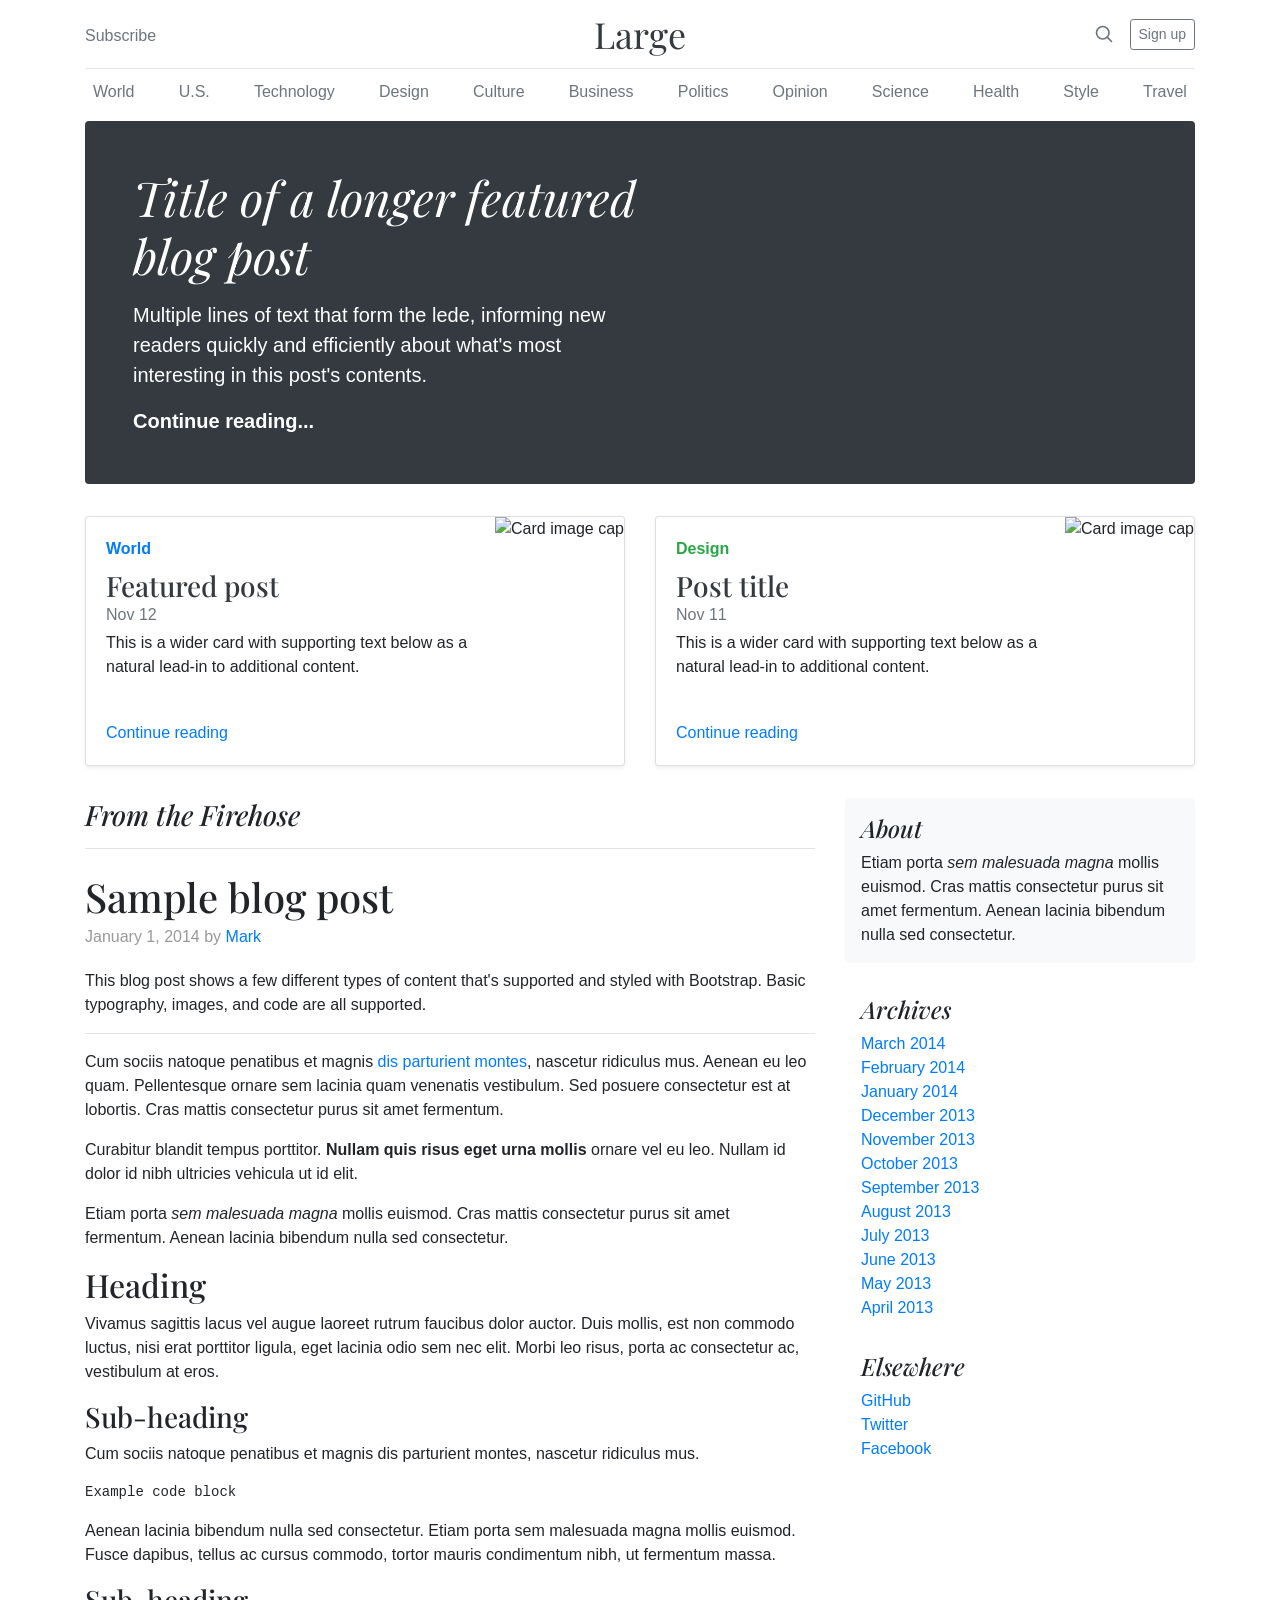
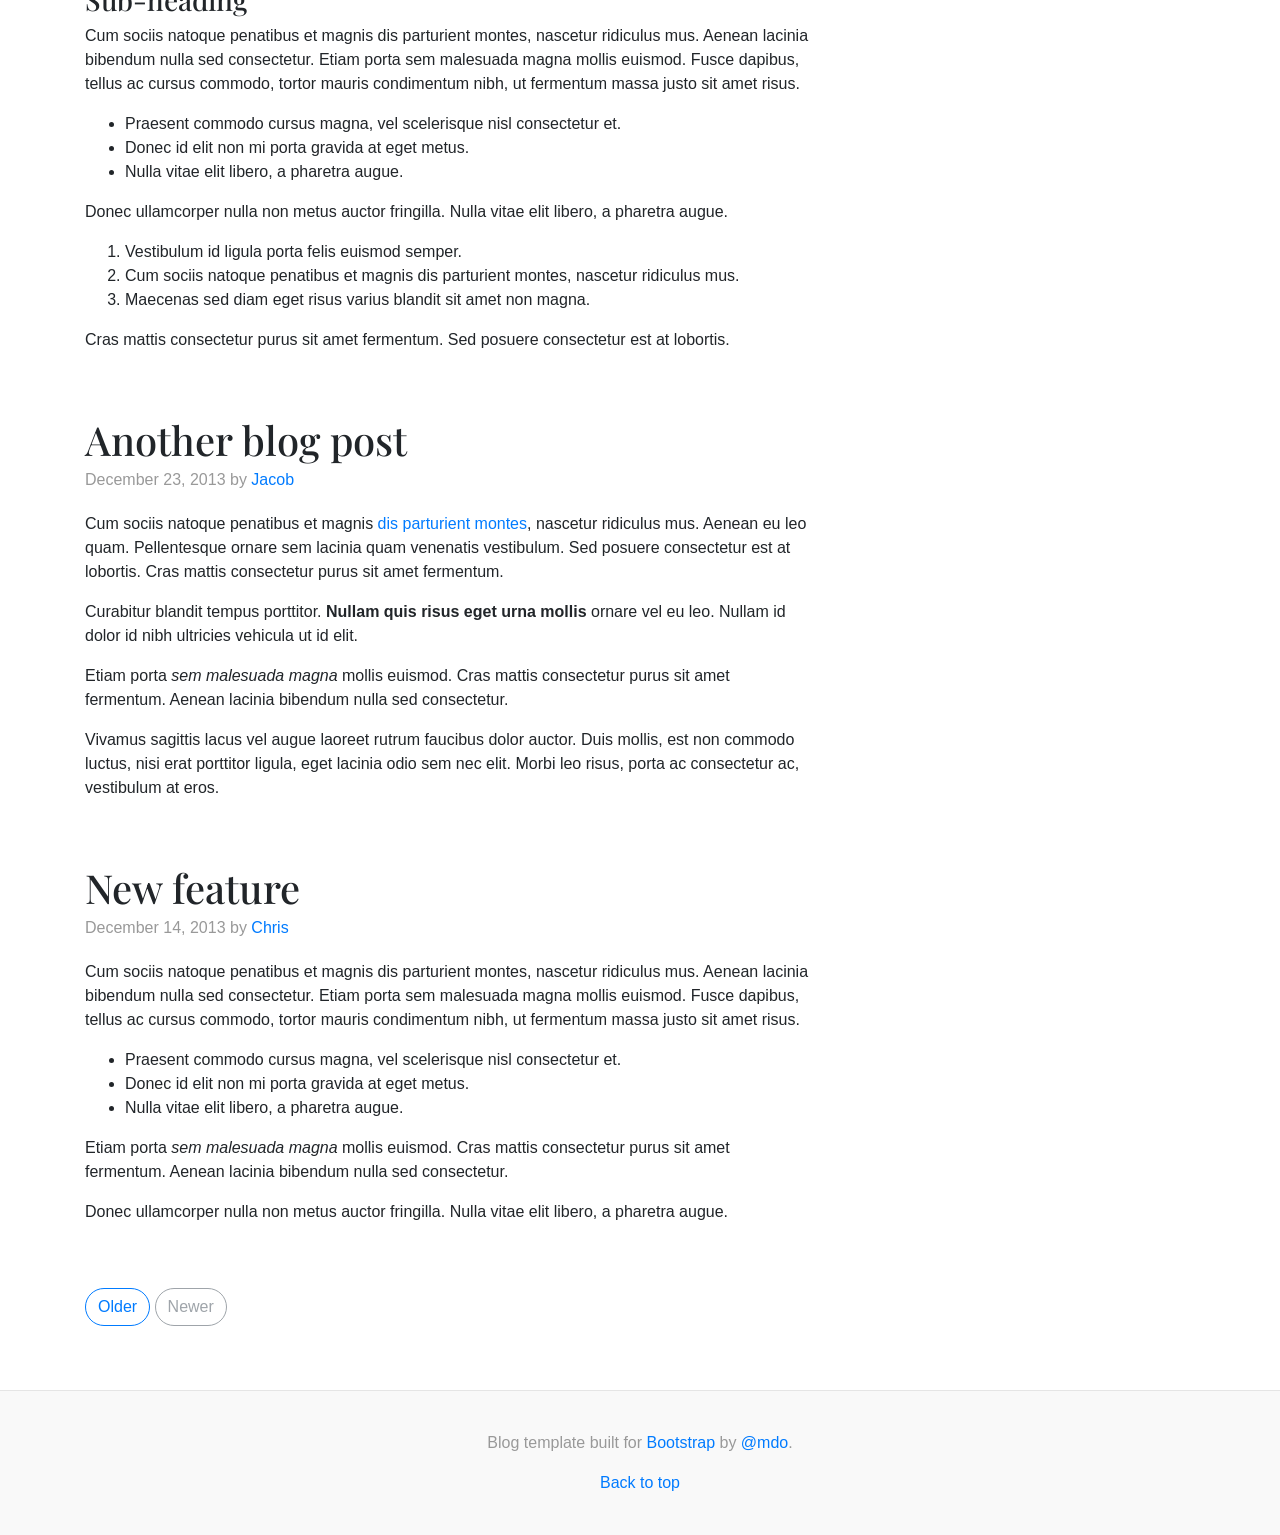
<file: index.html>
<!doctype html>
<html lang="en">
  <head>
    <meta charset="utf-8">
    <meta name="viewport" content="width=device-width, initial-scale=1, shrink-to-fit=no">
    <meta name="description" content="">
    <meta name="author" content="">
    <link rel="icon" href="../../../../favicon.ico">

    <title>Wordpress Starter Theme</title>

    <!-- Bootstrap core CSS -->
    <link href="css/bootstrap.css" rel="stylesheet">

    <!-- Custom styles for this template -->
    <link href="https://fonts.googleapis.com/css?family=Playfair+Display:700,900" rel="stylesheet">
    <link href="css/style.css" rel="stylesheet">
  </head>

  <body>

    <div class="container">
      <header class="blog-header py-3">
        <div class="row flex-nowrap justify-content-between align-items-center">
          <div class="col-4 pt-1">
            <a class="text-muted" href="#">Subscribe</a>
          </div>
          <div class="col-4 text-center">
            <a class="blog-header-logo text-dark" href="#">Large</a>
          </div>
          <div class="col-4 d-flex justify-content-end align-items-center">
            <a class="text-muted" href="#">
              <svg xmlns="http://www.w3.org/2000/svg" width="20" height="20" viewBox="0 0 24 24" fill="none" stroke="currentColor" stroke-width="2" stroke-linecap="round" stroke-linejoin="round" class="mx-3"><circle cx="10.5" cy="10.5" r="7.5"></circle><line x1="21" y1="21" x2="15.8" y2="15.8"></line></svg>
            </a>
            <a class="btn btn-sm btn-outline-secondary" href="#">Sign up</a>
          </div>
        </div>
      </header>

      <div class="nav-scroller py-1 mb-2">
        <nav class="nav d-flex justify-content-between">
          <a class="p-2 text-muted" href="#">World</a>
          <a class="p-2 text-muted" href="#">U.S.</a>
          <a class="p-2 text-muted" href="#">Technology</a>
          <a class="p-2 text-muted" href="#">Design</a>
          <a class="p-2 text-muted" href="#">Culture</a>
          <a class="p-2 text-muted" href="#">Business</a>
          <a class="p-2 text-muted" href="#">Politics</a>
          <a class="p-2 text-muted" href="#">Opinion</a>
          <a class="p-2 text-muted" href="#">Science</a>
          <a class="p-2 text-muted" href="#">Health</a>
          <a class="p-2 text-muted" href="#">Style</a>
          <a class="p-2 text-muted" href="#">Travel</a>
        </nav>
      </div>

      <div class="jumbotron p-3 p-md-5 text-white rounded bg-dark">
        <div class="col-md-6 px-0">
          <h1 class="display-4 font-italic">Title of a longer featured blog post</h1>
          <p class="lead my-3">Multiple lines of text that form the lede, informing new readers quickly and efficiently about what's most interesting in this post's contents.</p>
          <p class="lead mb-0"><a href="#" class="text-white font-weight-bold">Continue reading...</a></p>
        </div>
      </div>

      <div class="row mb-2">
        <div class="col-md-6">
          <div class="card flex-md-row mb-4 shadow-sm h-md-250">
            <div class="card-body d-flex flex-column align-items-start">
              <strong class="d-inline-block mb-2 text-primary">World</strong>
              <h3 class="mb-0">
                <a class="text-dark" href="#">Featured post</a>
              </h3>
              <div class="mb-1 text-muted">Nov 12</div>
              <p class="card-text mb-auto">This is a wider card with supporting text below as a natural lead-in to additional content.</p>
              <a href="#">Continue reading</a>
            </div>
            <img class="card-img-right flex-auto d-none d-lg-block" data-src="holder.js/200x250?theme=thumb" alt="Card image cap">
          </div>
        </div>
        <div class="col-md-6">
          <div class="card flex-md-row mb-4 shadow-sm h-md-250">
            <div class="card-body d-flex flex-column align-items-start">
              <strong class="d-inline-block mb-2 text-success">Design</strong>
              <h3 class="mb-0">
                <a class="text-dark" href="#">Post title</a>
              </h3>
              <div class="mb-1 text-muted">Nov 11</div>
              <p class="card-text mb-auto">This is a wider card with supporting text below as a natural lead-in to additional content.</p>
              <a href="#">Continue reading</a>
            </div>
            <img class="card-img-right flex-auto d-none d-lg-block" data-src="holder.js/200x250?theme=thumb" alt="Card image cap">
          </div>
        </div>
      </div>
    </div>

    <main role="main" class="container">
      <div class="row">
        <div class="col-md-8 blog-main">
          <h3 class="pb-3 mb-4 font-italic border-bottom">
            From the Firehose
          </h3>

          <div class="blog-post">
            <h2 class="blog-post-title">Sample blog post</h2>
            <p class="blog-post-meta">January 1, 2014 by <a href="#">Mark</a></p>

            <p>This blog post shows a few different types of content that's supported and styled with Bootstrap. Basic typography, images, and code are all supported.</p>
            <hr>
            <p>Cum sociis natoque penatibus et magnis <a href="#">dis parturient montes</a>, nascetur ridiculus mus. Aenean eu leo quam. Pellentesque ornare sem lacinia quam venenatis vestibulum. Sed posuere consectetur est at lobortis. Cras mattis consectetur purus sit amet fermentum.</p>
            <blockquote>
              <p>Curabitur blandit tempus porttitor. <strong>Nullam quis risus eget urna mollis</strong> ornare vel eu leo. Nullam id dolor id nibh ultricies vehicula ut id elit.</p>
            </blockquote>
            <p>Etiam porta <em>sem malesuada magna</em> mollis euismod. Cras mattis consectetur purus sit amet fermentum. Aenean lacinia bibendum nulla sed consectetur.</p>
            <h2>Heading</h2>
            <p>Vivamus sagittis lacus vel augue laoreet rutrum faucibus dolor auctor. Duis mollis, est non commodo luctus, nisi erat porttitor ligula, eget lacinia odio sem nec elit. Morbi leo risus, porta ac consectetur ac, vestibulum at eros.</p>
            <h3>Sub-heading</h3>
            <p>Cum sociis natoque penatibus et magnis dis parturient montes, nascetur ridiculus mus.</p>
            <pre><code>Example code block</code></pre>
            <p>Aenean lacinia bibendum nulla sed consectetur. Etiam porta sem malesuada magna mollis euismod. Fusce dapibus, tellus ac cursus commodo, tortor mauris condimentum nibh, ut fermentum massa.</p>
            <h3>Sub-heading</h3>
            <p>Cum sociis natoque penatibus et magnis dis parturient montes, nascetur ridiculus mus. Aenean lacinia bibendum nulla sed consectetur. Etiam porta sem malesuada magna mollis euismod. Fusce dapibus, tellus ac cursus commodo, tortor mauris condimentum nibh, ut fermentum massa justo sit amet risus.</p>
            <ul>
              <li>Praesent commodo cursus magna, vel scelerisque nisl consectetur et.</li>
              <li>Donec id elit non mi porta gravida at eget metus.</li>
              <li>Nulla vitae elit libero, a pharetra augue.</li>
            </ul>
            <p>Donec ullamcorper nulla non metus auctor fringilla. Nulla vitae elit libero, a pharetra augue.</p>
            <ol>
              <li>Vestibulum id ligula porta felis euismod semper.</li>
              <li>Cum sociis natoque penatibus et magnis dis parturient montes, nascetur ridiculus mus.</li>
              <li>Maecenas sed diam eget risus varius blandit sit amet non magna.</li>
            </ol>
            <p>Cras mattis consectetur purus sit amet fermentum. Sed posuere consectetur est at lobortis.</p>
          </div><!-- /.blog-post -->

          <div class="blog-post">
            <h2 class="blog-post-title">Another blog post</h2>
            <p class="blog-post-meta">December 23, 2013 by <a href="#">Jacob</a></p>

            <p>Cum sociis natoque penatibus et magnis <a href="#">dis parturient montes</a>, nascetur ridiculus mus. Aenean eu leo quam. Pellentesque ornare sem lacinia quam venenatis vestibulum. Sed posuere consectetur est at lobortis. Cras mattis consectetur purus sit amet fermentum.</p>
            <blockquote>
              <p>Curabitur blandit tempus porttitor. <strong>Nullam quis risus eget urna mollis</strong> ornare vel eu leo. Nullam id dolor id nibh ultricies vehicula ut id elit.</p>
            </blockquote>
            <p>Etiam porta <em>sem malesuada magna</em> mollis euismod. Cras mattis consectetur purus sit amet fermentum. Aenean lacinia bibendum nulla sed consectetur.</p>
            <p>Vivamus sagittis lacus vel augue laoreet rutrum faucibus dolor auctor. Duis mollis, est non commodo luctus, nisi erat porttitor ligula, eget lacinia odio sem nec elit. Morbi leo risus, porta ac consectetur ac, vestibulum at eros.</p>
          </div><!-- /.blog-post -->

          <div class="blog-post">
            <h2 class="blog-post-title">New feature</h2>
            <p class="blog-post-meta">December 14, 2013 by <a href="#">Chris</a></p>

            <p>Cum sociis natoque penatibus et magnis dis parturient montes, nascetur ridiculus mus. Aenean lacinia bibendum nulla sed consectetur. Etiam porta sem malesuada magna mollis euismod. Fusce dapibus, tellus ac cursus commodo, tortor mauris condimentum nibh, ut fermentum massa justo sit amet risus.</p>
            <ul>
              <li>Praesent commodo cursus magna, vel scelerisque nisl consectetur et.</li>
              <li>Donec id elit non mi porta gravida at eget metus.</li>
              <li>Nulla vitae elit libero, a pharetra augue.</li>
            </ul>
            <p>Etiam porta <em>sem malesuada magna</em> mollis euismod. Cras mattis consectetur purus sit amet fermentum. Aenean lacinia bibendum nulla sed consectetur.</p>
            <p>Donec ullamcorper nulla non metus auctor fringilla. Nulla vitae elit libero, a pharetra augue.</p>
          </div><!-- /.blog-post -->

          <nav class="blog-pagination">
            <a class="btn btn-outline-primary" href="#">Older</a>
            <a class="btn btn-outline-secondary disabled" href="#">Newer</a>
          </nav>

        </div><!-- /.blog-main -->

        <aside class="col-md-4 blog-sidebar">
          <div class="p-3 mb-3 bg-light rounded">
            <h4 class="font-italic">About</h4>
            <p class="mb-0">Etiam porta <em>sem malesuada magna</em> mollis euismod. Cras mattis consectetur purus sit amet fermentum. Aenean lacinia bibendum nulla sed consectetur.</p>
          </div>

          <div class="p-3">
            <h4 class="font-italic">Archives</h4>
            <ol class="list-unstyled mb-0">
              <li><a href="#">March 2014</a></li>
              <li><a href="#">February 2014</a></li>
              <li><a href="#">January 2014</a></li>
              <li><a href="#">December 2013</a></li>
              <li><a href="#">November 2013</a></li>
              <li><a href="#">October 2013</a></li>
              <li><a href="#">September 2013</a></li>
              <li><a href="#">August 2013</a></li>
              <li><a href="#">July 2013</a></li>
              <li><a href="#">June 2013</a></li>
              <li><a href="#">May 2013</a></li>
              <li><a href="#">April 2013</a></li>
            </ol>
          </div>

          <div class="p-3">
            <h4 class="font-italic">Elsewhere</h4>
            <ol class="list-unstyled">
              <li><a href="#">GitHub</a></li>
              <li><a href="#">Twitter</a></li>
              <li><a href="#">Facebook</a></li>
            </ol>
          </div>
        </aside><!-- /.blog-sidebar -->

      </div><!-- /.row -->

    </main><!-- /.container -->

    <footer class="blog-footer">
      <p>Blog template built for <a href="https://getbootstrap.com/">Bootstrap</a> by <a href="https://twitter.com/mdo">@mdo</a>.</p>
      <p>
        <a href="#">Back to top</a>
      </p>
    </footer>


    <script src="https://code.jquery.com/jquery-3.3.1.slim.min.js" integrity="sha384-q8i/X+965DzO0rT7abK41JStQIAqVgRVzpbzo5smXKp4YfRvH+8abtTE1Pi6jizo" crossorigin="anonymous"></script>

 
    <script src="js/bootstrap.js"></script>
    
    <script>
      Holder.addTheme('thumb', {
        bg: '#55595c',
        fg: '#eceeef',
        text: 'Thumbnail'
      });
    </script>
  </body>
</html>
</file>
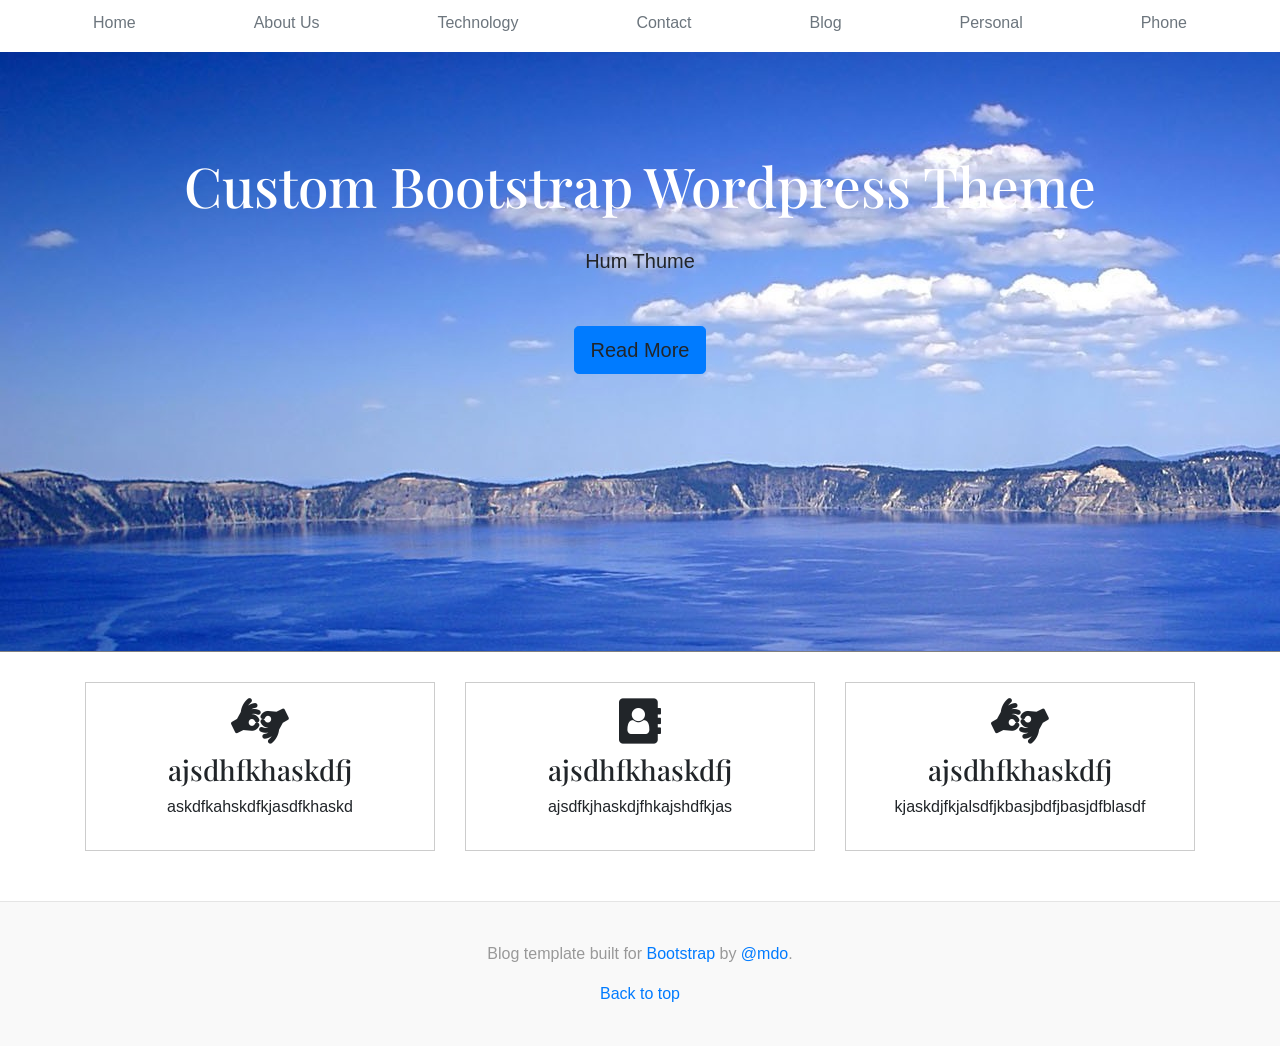
<file: main.html>
<!doctype html>
<html lang="en">
  <head>
    <meta charset="utf-8">
    <meta name="viewport" content="width=device-width, initial-scale=1, shrink-to-fit=no">
    <meta name="description" content="">
    <meta name="author" content="">
    <link rel="icon" href="../../../../favicon.ico">
    <title>Wordpress Starter Theme</title>
    <link href="css/bootstrap.css" rel="stylesheet">
    <link href="https://fonts.googleapis.com/css?family=Playfair+Display:700,900" rel="stylesheet">
    <link href="css/style.css" rel="stylesheet">
 <link href="https://stackpath.bootstrapcdn.com/font-awesome/4.7.0/css/font-awesome.min.css" rel="stylesheet">

    </head>
  <body>
<div class="container" style="align-content:left">
      <div class="nav-scroller py-1 mb-2">
        <nav class="nav d-flex justify-content-between">
          <a class="p-2 text-muted" href="#">Home</a>
          <a class="p-2 text-muted" href="#">About Us</a>
          <a class="p-2 text-muted" href="#">Technology</a>
          <a class="p-2 text-muted" href="#">Contact</a>
          <a class="p-2 text-muted" href="#">Blog</a>
          <a class="p-2 text-muted" href="#">Personal</a>
          <a class="p-2 text-muted" href="#">Phone</a>
         
        </nav>
      </div> 
      </div>
           <section class="showcase" style="background: url('../img/pickone.jpg')" "background-size: contain">
           <div class="container">
               <h1>Custom Bootstrap Wordpress Theme</h1>
               <P>Hum Thume</P>
               <a class="btn btn-primary btn-lg">Read More</a>
               </div>
           </section>
<section class="boxes">
      <div class="container">
    <div class="row">
          <div class="col md-4">
        <div class="box">
              <i class="fa fa-american-sign-language-interpreting" aria-hidden="true"></i>
            <h3>ajsdhfkhaskdfj</h3>
            <p>askdfkahskdfkjasdfkhaskd</p>
              </div>
        </div>
        <div class="col md-4">
        <div class="box">
              <i class="fa fa-address-book" aria-hidden="true"></i>
            <h3>ajsdhfkhaskdfj</h3>
            <p>ajsdfkjhaskdjfhkajshdfkjas</p>
              </div>
        </div>
        <div class="col md-4">
        <div class="box">
              <i class="fa fa-american-sign-language-interpreting" aria-hidden="true"></i>
            <h3>ajsdhfkhaskdfj</h3>
            <p>kjaskdjfkjalsdfjkbasjbdfjbasjdfblasdf</p>
              </div>
        </div>
          </div>
    </div>
      </section>

    <footer class="blog-footer">
 <p>Blog template built for <a href="https://getbootstrap.com/">Bootstrap</a> by <a href="https://twitter.com/mdo">@mdo</a>.</p>
      <p>
        <a href="#">Back to top</a>
      </p>
     
    </footer>
 <script src="https://code.jquery.com/jquery-3.3.1.slim.min.js" integrity="sha384-q8i/X+965DzO0rT7abK41JStQIAqVgRVzpbzo5smXKp4YfRvH+8abtTE1Pi6jizo" crossorigin="anonymous"></script>
    <script src="js/bootstrap.js"></script>
   
  </body>
</html>
</file>
<file: css/style.css>
/* stylelint-disable selector-list-comma-newline-after */

.blog-header {
  line-height: 1;
  border-bottom: 1px solid #e5e5e5;
}

.blog-header-logo {
  font-family: "Playfair Display", Georgia, "Times New Roman", serif;
  font-size: 2.25rem;
}

.blog-header-logo:hover {
  text-decoration: none;
}

h1, h2, h3, h4, h5, h6 {
  font-family: "Playfair Display", Georgia, "Times New Roman", serif;
}

.display-4 {
  font-size: 2.5rem;
}
@media (min-width: 768px) {
  .display-4 {
    font-size: 3rem;
  }
}

.nav-scroller {
  position: relative;
  z-index: 2;
  height: 2.75rem;
  overflow-y: hidden;
}

.nav-scroller .nav {
  display: -ms-flexbox;
  display: flex;
  -ms-flex-wrap: nowrap;
  flex-wrap: nowrap;
  padding-bottom: 1rem;
  margin-top: -1px;
  overflow-x: auto;
  text-align: center;
  white-space: nowrap;
  -webkit-overflow-scrolling: touch;
}

.nav-scroller .nav-link {
  padding-top: .75rem;
  padding-bottom: .75rem;
  font-size: .875rem;
}

.card-img-right {
  height: 100%;
  border-radius: 0 3px 3px 0;
}

.flex-auto {
  -ms-flex: 0 0 auto;
  flex: 0 0 auto;
}

.h-250 { height: 250px; }
@media (min-width: 768px) {
  .h-md-250 { height: 250px; }
}

/*
 * Blog name and description
 */
.blog-title {
  margin-bottom: 0;
  font-size: 2rem;
  font-weight: 400;
}
.blog-description {
  font-size: 1.1rem;
  color: #999;
}

@media (min-width: 40em) {
  .blog-title {
    font-size: 3.5rem;
  }
}

/* Pagination */
.blog-pagination {
  margin-bottom: 4rem;
}
.blog-pagination > .btn {
  border-radius: 2rem;
}

/*
 * Blog posts
 */
.blog-post {
  margin-bottom: 4rem;
}
.blog-post-title {
  margin-bottom: .25rem;
  font-size: 2.5rem;
}
.blog-post-meta {
  margin-bottom: 1.25rem;
  color: #999;
}

/*
 * Footer
 */
.blog-footer {
  padding: 2.5rem 0;
  color: #999;
  text-align: center;
  background-color: #f9f9f9;
  border-top: .05rem solid #e5e5e5;
}
.blog-footer p:last-child {
  margin-bottom: 0;
}


.showcase{
    height: 600px;
    padding: 100px 20px;
    text-align: center;
    border-bottom: grey 1px solid;
    margin-bottom: 30px;
}
.shocase-img{
    width: 300px;
    height: 200px;
}
.showcase h1{
    font-size: 55px;
    padding-bottom: 20px;
    color: white;

}
.showcase p{
    font-size: 20px;
    margin-bottom: 50px;
}

.boxes {
    text-align: center;
    background: #fff;
    margin-bottom: 50px;
}

.box .fa {
    font-size: 45px;
    margin-bottom: 10px;
}
.box{
    padding: 15px;
    border: #ccc 1px solid;
}
</file>
